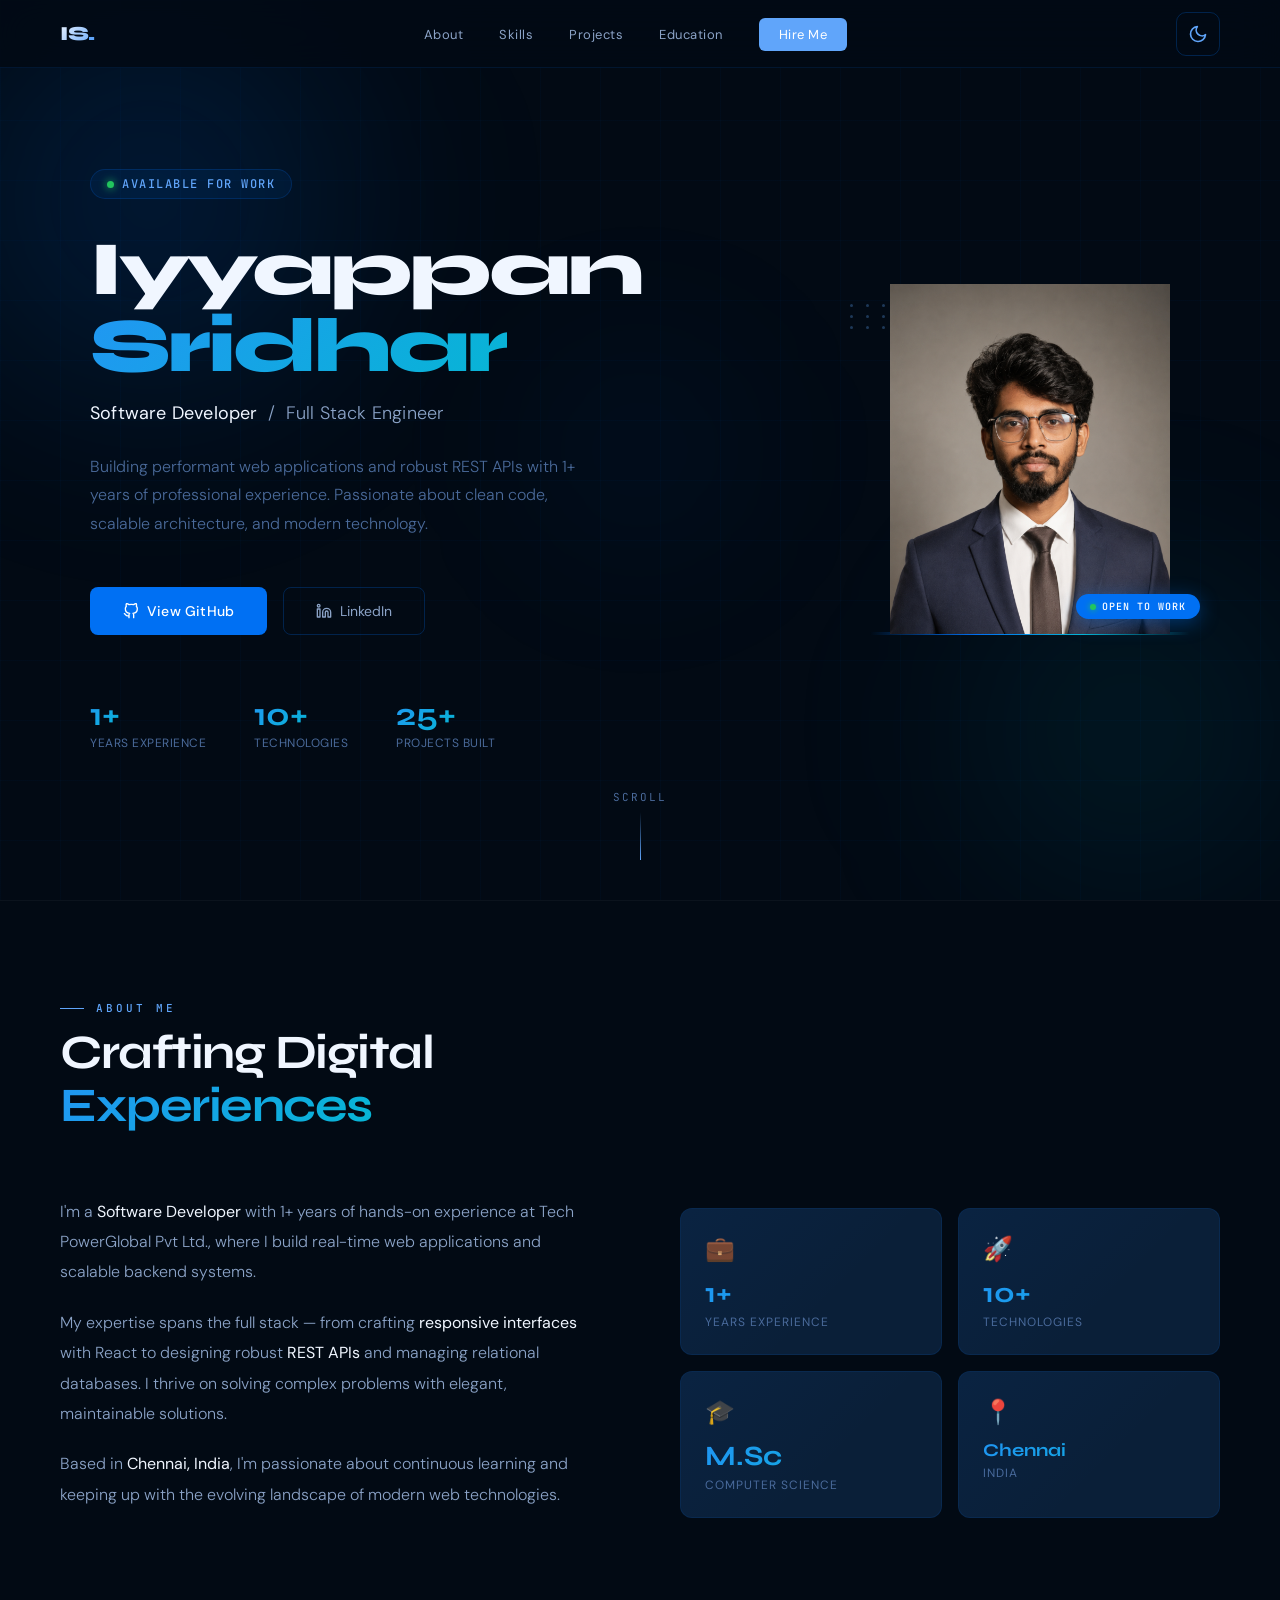
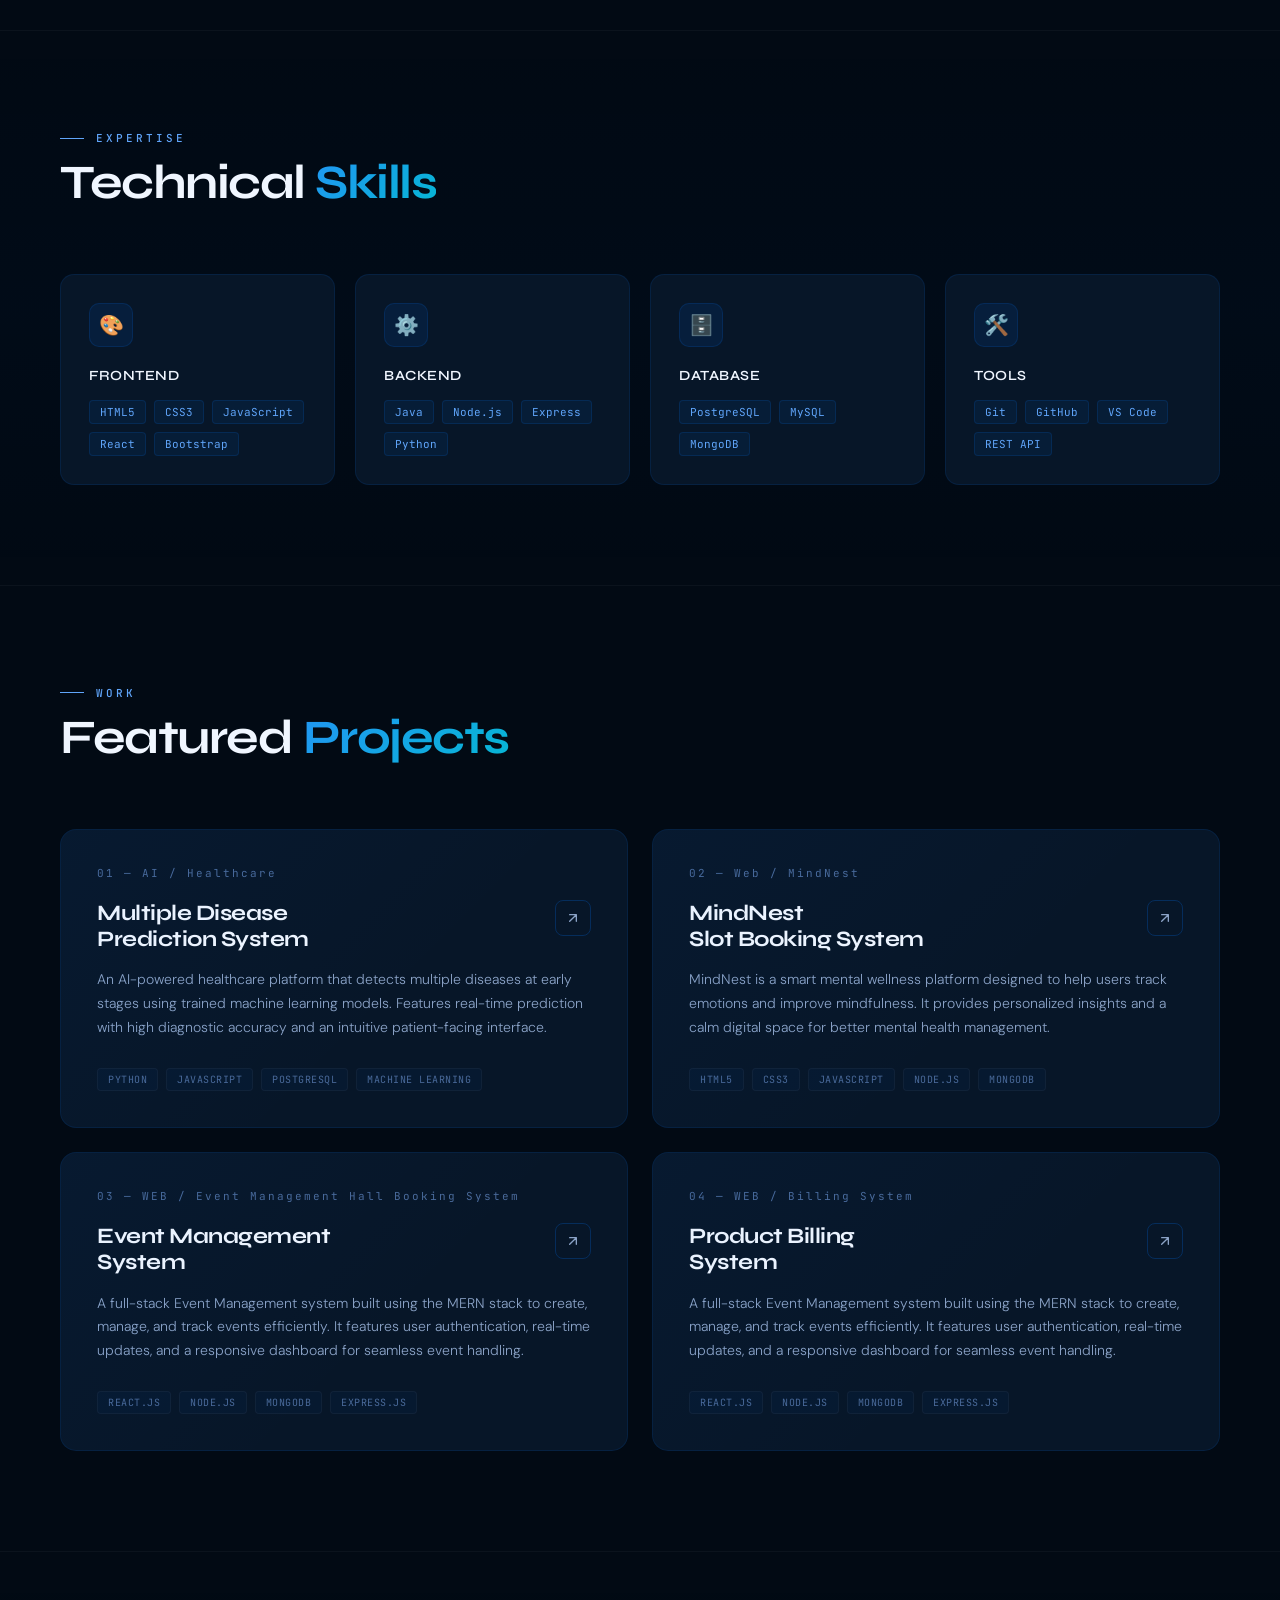
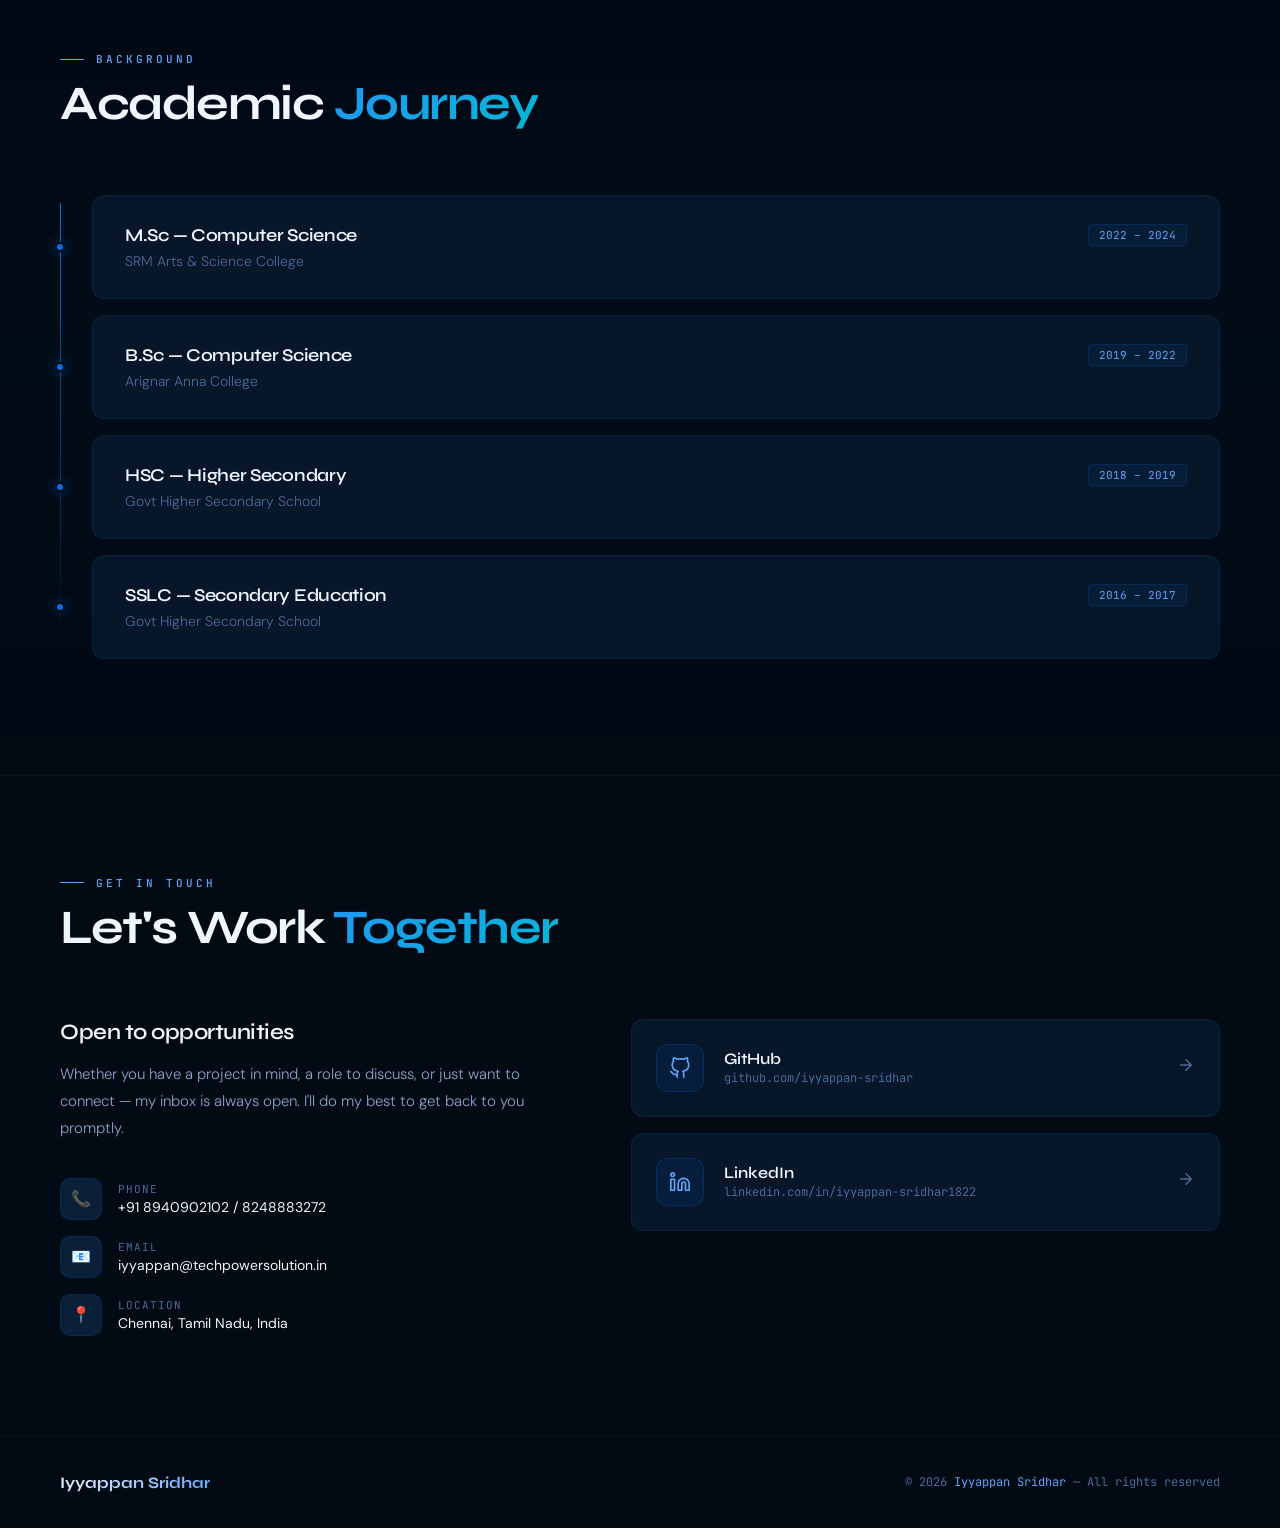
<file: index.html>
<!DOCTYPE html>
<html lang="en" data-theme="dark">
<head>
  <meta charset="UTF-8">
  <meta name="viewport" content="width=device-width, initial-scale=1.0">
  <title>Iyyappan Sridhar | Software Developer</title>
  <link href="https://fonts.googleapis.com/css2?family=Syne:wght@400;500;600;700;800&family=DM+Sans:ital,wght@0,300;0,400;0,500;1,300&family=JetBrains+Mono:wght@400;500&display=swap" rel="stylesheet">
  <style>
    /* ─── THEME VARIABLES ─── */
    :root[data-theme="dark"] {
      --bg: #020a14;
      --bg2: #040e1c;
      --bg3: #071628;
      --surface: #0a1f38;
      --surface2: #0d2545;
      --blue: #0070f3;
      --blue2: #2196f3;
      --blue3: #60a5fa;
      --blue4: #93c5fd;
      --cyan: #06b6d4;
      --glow: rgba(0,112,243,0.15);
      --glow2: rgba(6,182,212,0.08);
      --text: #f0f6ff;
      --text2: #8ba3c7;
      --text3: #4a6a9a;
      --border: rgba(0,112,243,0.12);
      --border2: rgba(0,112,243,0.25);
      --border3: rgba(255,255,255,0.04);
      --nav-bg: rgba(2,10,20,0.85);
      --card-bg: #071628;
      --hero-desc: #4a6a9a;
      --shadow-color: rgba(0,112,243,0.12);
    }

    :root[data-theme="light"] {
      --bg: #f4f8ff;
      --bg2: #eaf1fc;
      --bg3: #ffffff;
      --surface: #e4edf8;
      --surface2: #d8e7f5;
      --blue: #0070f3;
      --blue2: #1a7ef5;
      --blue3: #2563eb;
      --blue4: #1d4ed8;
      --cyan: #0891b2;
      --glow: rgba(0,112,243,0.10);
      --glow2: rgba(6,182,212,0.06);
      --text: #0d1f3c;
      --text2: #334e7c;
      --text3: #6b88b5;
      --border: rgba(0,112,243,0.14);
      --border2: rgba(0,112,243,0.30);
      --border3: rgba(0,0,0,0.06);
      --nav-bg: rgba(244,248,255,0.90);
      --card-bg: #ffffff;
      --hero-desc: #6b88b5;
      --shadow-color: rgba(0,112,243,0.08);
    }

    *, *::before, *::after { margin: 0; padding: 0; box-sizing: border-box; }
    html { scroll-behavior: smooth; }

    body {
      font-family: 'DM Sans', sans-serif;
      background: var(--bg);
      color: var(--text);
      overflow-x: hidden;
      transition: background 0.4s ease, color 0.4s ease;
    }

    body::before {
      content: '';
      position: fixed;
      inset: 0;
      background-image:
        linear-gradient(rgba(0,112,243,0.03) 1px, transparent 1px),
        linear-gradient(90deg, rgba(0,112,243,0.03) 1px, transparent 1px);
      background-size: 60px 60px;
      pointer-events: none;
      z-index: 0;
    }

    /* ─── NAV ─── */
    nav {
      position: fixed;
      top: 0; left: 0; right: 0;
      z-index: 1000;
      backdrop-filter: blur(20px);
      -webkit-backdrop-filter: blur(20px);
      background: var(--nav-bg);
      border-bottom: 1px solid var(--border);
      padding: 0 60px;
      height: 68px;
      display: flex;
      align-items: center;
      justify-content: space-between;
      transition: background 0.4s ease, border-color 0.4s ease;
    }

    .nav-logo {
      font-family: 'Syne', sans-serif;
      font-size: 20px;
      font-weight: 800;
      letter-spacing: -0.5px;
      background: linear-gradient(135deg, var(--text) 0%, var(--blue3) 100%);
      -webkit-background-clip: text;
      -webkit-text-fill-color: transparent;
      background-clip: text;
    }

    .nav-logo span { color: var(--blue3); -webkit-text-fill-color: var(--blue3); }

    .nav-right {
      display: flex;
      align-items: center;
      gap: 24px;
    }

    .nav-links {
      display: flex;
      list-style: none;
      gap: 36px;
      align-items: center;
    }

    .nav-links a {
      font-family: 'DM Sans', sans-serif;
      font-size: 13px;
      font-weight: 400;
      color: var(--text2);
      text-decoration: none;
      letter-spacing: 0.5px;
      transition: color 0.2s;
      position: relative;
    }

    .nav-links a::after {
      content: '';
      position: absolute;
      bottom: -4px; left: 0;
      width: 0; height: 1px;
      background: var(--blue3);
      transition: width 0.3s;
    }

    .nav-links a:hover { color: var(--text); }
    .nav-links a:hover::after { width: 100%; }

    .nav-cta {
      font-family: 'DM Sans', sans-serif;
      font-size: 13px;
      font-weight: 500;
      color: #fff !important;
      background: var(--blue3);
      padding: 8px 20px;
      border-radius: 6px;
      letter-spacing: 0.3px;
      transition: background 0.2s, transform 0.15s !important;
    }

    .nav-cta::after { display: none !important; }
    .nav-cta:hover { background: #3b82f6 !important; transform: translateY(-1px); }

    /* ─── THEME TOGGLE ─── */
    .theme-toggle {
      width: 44px;
      height: 44px;
      border-radius: 10px;
      border: 1px solid var(--border2);
      background: transparent;
      cursor: pointer;
      display: flex;
      align-items: center;
      justify-content: center;
      transition: all 0.25s;
      flex-shrink: 0;
    }

    .theme-toggle:hover {
      background: rgba(0,112,243,0.08);
      border-color: var(--blue3);
      transform: scale(1.05);
    }

    .theme-icon {
      width: 20px;
      height: 20px;
      transition: transform 0.4s ease, opacity 0.3s ease;
    }

    .icon-sun { display: none; }
    .icon-moon { display: block; }

    [data-theme="light"] .icon-sun { display: block; }
    [data-theme="light"] .icon-moon { display: none; }

    /* ─── HERO ─── */
    .hero {
      min-height: 100vh;
      display: flex;
      align-items: center;
      justify-content: center;
      padding: 100px 60px 80px;
      position: relative;
      overflow: hidden;
    }

    .hero-orb {
      position: absolute;
      border-radius: 50%;
      filter: blur(80px);
      pointer-events: none;
    }

    .orb1 {
      width: 600px; height: 600px;
      background: radial-gradient(circle, rgba(0,112,243,0.18) 0%, transparent 70%);
      top: -100px; left: -150px;
    }

    .orb2 {
      width: 500px; height: 500px;
      background: radial-gradient(circle, rgba(6,182,212,0.1) 0%, transparent 70%);
      bottom: -80px; right: -100px;
    }

    .orb3 {
      width: 300px; height: 300px;
      background: radial-gradient(circle, rgba(0,112,243,0.08) 0%, transparent 70%);
      top: 50%; left: 50%;
      transform: translate(-50%, -50%);
    }

    .hero-inner {
      position: relative;
      z-index: 1;
      max-width: 1100px;
      width: 100%;
      display: flex;
      align-items: center;
      justify-content: space-between;
      gap: 60px;
    }

    .hero-content { flex: 1; }

    /* ─── HALF-CIRCLE PROFILE IMAGE ─── */
    .hero-profile {
      position: relative;
      flex-shrink: 0;
      width: 320px;
      display: flex;
      flex-direction: column;
      align-items: center;
      animation: fadeInRight 0.8s 0.3s ease both;
    }

    .profile-half-circle {
      width: 280px;
      height: 350px;
      position: relative;
      overflow: hidden;
    }

    /* The half-circle shape */
    /* .profile-half-circle::before {
      content: '';
      position: absolute;
      inset: 0;
      border-radius: 50%;
      border: 2px solid var(--border2);
      pointer-events: none;
      z-index: 2;
    } */

    /* Glow ring */
    .profile-half-circle::after {
      content: '';
      position: absolute;
      inset: -2px;
      border-radius: 50%;
      /* background: linear-gradient(135deg, rgba(0,112,243,0.25) 0%, rgba(6,182,212,0.15) 50%, transparent 100%); */
      z-index: -1;
      filter: blur(12px);
    }

    .profile-img-wrap {
      width: 100%;
      height: 100%;
      border-radius: 50% ;
      position: relative;
      background: linear-gradient(175deg, var(--surface) 0%, var(--surface2) 100%);
    }

    .profile-img-wrap img {
      width: 100%;
      height: 100%;
      object-fit: cover;
      object-position: top center;
      display: block;
    }

    /* Placeholder avatar when no image */
    .profile-placeholder {
      width: 100%;
      height: 100%;
      display: flex;
      flex-direction: column;
      align-items: center;
      justify-content: center;
      gap: 12px;
      background: linear-gradient(175deg, var(--surface) 0%, var(--surface2) 80%);
    }

    .avatar-initials {
      font-family: 'Syne', sans-serif;
      font-size: 64px;
      font-weight: 800;
      background: linear-gradient(135deg, var(--blue2), var(--cyan));
      -webkit-background-clip: text;
      -webkit-text-fill-color: transparent;
      background-clip: text;
      line-height: 1;
    }

    .avatar-label {
      font-family: 'JetBrains Mono', monospace;
      font-size: 10px;
      color: var(--text3);
      letter-spacing: 2px;
      text-transform: uppercase;
    }

    /* Bottom base line */
    .profile-base {
      width: 100%;
      height: 3px;
      background: linear-gradient(90deg, transparent, var(--blue), var(--cyan), transparent);
      border-radius: 2px;
      margin-top: -2px;
    }

    /* Floating badge */
    .profile-badge {
      position: absolute;
      bottom: 16px;
      right: -10px;
      background: var(--blue);
      color: #fff;
      font-family: 'JetBrains Mono', monospace;
      font-size: 10px;
      font-weight: 500;
      padding: 6px 14px;
      border-radius: 100px;
      letter-spacing: 1px;
      text-transform: uppercase;
      box-shadow: 0 4px 20px rgba(0,112,243,0.4);
      display: flex;
      align-items: center;
      gap: 6px;
      z-index: 3;
    }

    .badge-dot {
      width: 6px;
      height: 6px;
      border-radius: 50%;
      background: #22c55e;
      box-shadow: 0 0 6px #22c55e;
      animation: blink 2s infinite;
    }

    /* Decorative dots grid */
    .profile-dots {
      position: absolute;
      top: 20px;
      left: -20px;
      display: grid;
      grid-template-columns: repeat(4, 8px);
      gap: 8px;
      z-index: 0;
    }

    .profile-dots span {
      width: 3px;
      height: 3px;
      border-radius: 50%;
      background: var(--blue3);
      opacity: 0.3;
      display: block;
    }

    @keyframes fadeInRight {
      from { opacity: 0; transform: translateX(32px); }
      to { opacity: 1; transform: translateX(0); }
    }

    .hero-tag {
      display: inline-flex;
      align-items: center;
      gap: 8px;
      background: rgba(0,112,243,0.08);
      border: 1px solid rgba(0,112,243,0.2);
      padding: 6px 16px;
      border-radius: 100px;
      font-size: 12px;
      color: var(--blue3);
      letter-spacing: 1.5px;
      text-transform: uppercase;
      font-weight: 500;
      margin-bottom: 32px;
      font-family: 'JetBrains Mono', monospace;
      animation: fadeInUp 0.6s ease both;
    }

    .status-dot {
      width: 7px; height: 7px;
      border-radius: 50%;
      background: #22c55e;
      box-shadow: 0 0 8px #22c55e;
      animation: blink 2s infinite;
    }

    @keyframes blink {
      0%, 100% { opacity: 1; box-shadow: 0 0 8px #22c55e; }
      50% { opacity: 0.5; box-shadow: 0 0 4px #22c55e; }
    }

    .hero-name {
      font-family: 'Syne', sans-serif;
      font-size: clamp(48px, 6vw, 82px);
      font-weight: 800;
      line-height: 1.0;
      letter-spacing: -3px;
      color: var(--text);
      margin-bottom: 16px;
      animation: fadeInUp 0.6s 0.1s ease both;
    }

    .hero-name .accent {
      background: linear-gradient(135deg, var(--blue2) 0%, var(--cyan) 100%);
      -webkit-background-clip: text;
      -webkit-text-fill-color: transparent;
      background-clip: text;
    }

    .hero-role {
      font-size: 18px;
      color: var(--text2);
      font-weight: 300;
      margin-bottom: 28px;
      letter-spacing: 0.2px;
      animation: fadeInUp 0.6s 0.2s ease both;
    }

    .hero-role strong { color: var(--text); font-weight: 400; }

    .hero-desc {
      font-size: 16px;
      color: var(--hero-desc);
      line-height: 1.8;
      max-width: 520px;
      margin-bottom: 48px;
      font-weight: 300;
      animation: fadeInUp 0.6s 0.3s ease both;
    }

    .hero-actions {
      display: flex;
      gap: 16px;
      flex-wrap: wrap;
      margin-bottom: 64px;
      animation: fadeInUp 0.6s 0.4s ease both;
    }

    .btn-main {
      display: inline-flex;
      align-items: center;
      gap: 8px;
      background: var(--blue);
      color: #fff;
      font-family: 'DM Sans', sans-serif;
      font-size: 14px;
      font-weight: 500;
      padding: 14px 32px;
      border-radius: 8px;
      text-decoration: none;
      transition: all 0.2s;
      letter-spacing: 0.2px;
      border: 1px solid transparent;
    }

    .btn-main:hover {
      background: #0080ff;
      transform: translateY(-2px);
      box-shadow: 0 12px 40px rgba(0,112,243,0.35);
    }

    .btn-ghost {
      display: inline-flex;
      align-items: center;
      gap: 8px;
      background: transparent;
      color: var(--text2);
      font-family: 'DM Sans', sans-serif;
      font-size: 14px;
      font-weight: 400;
      padding: 14px 32px;
      border-radius: 8px;
      text-decoration: none;
      transition: all 0.2s;
      border: 1px solid var(--border2);
    }

    .btn-ghost:hover {
      color: var(--text);
      border-color: var(--blue3);
      background: rgba(0,112,243,0.06);
      transform: translateY(-2px);
    }

    .hero-stats {
      display: flex;
      gap: 48px;
      flex-wrap: wrap;
      animation: fadeInUp 0.6s 0.5s ease both;
    }

    .stat-num {
      font-family: 'Syne', sans-serif;
      font-size: 32px;
      font-weight: 700;
      color: var(--text);
      line-height: 1;
      margin-bottom: 4px;
    }

    .stat-num span {
      background: linear-gradient(135deg, var(--blue2), var(--cyan));
      -webkit-background-clip: text;
      -webkit-text-fill-color: transparent;
      background-clip: text;
    }

    .stat-label {
      font-size: 12px;
      color: var(--text3);
      font-weight: 400;
      letter-spacing: 0.5px;
      text-transform: uppercase;
    }

    .hero-scroll {
      position: absolute;
      bottom: 40px;
      left: 50%;
      transform: translateX(-50%);
      display: flex;
      flex-direction: column;
      align-items: center;
      gap: 8px;
      color: var(--text3);
      font-size: 11px;
      letter-spacing: 2px;
      text-transform: uppercase;
      font-family: 'JetBrains Mono', monospace;
      animation: fadeIn 1s 0.8s ease both;
    }

    .scroll-line {
      width: 1px;
      height: 48px;
      background: linear-gradient(180deg, transparent, var(--blue3));
      animation: scrollLine 2s infinite;
    }

    @keyframes scrollLine {
      0% { transform: scaleY(0); transform-origin: top; }
      50% { transform: scaleY(1); transform-origin: top; }
      50.01% { transform-origin: bottom; }
      100% { transform: scaleY(0); transform-origin: bottom; }
    }

    /* ─── SECTIONS ─── */
    section {
      position: relative;
      z-index: 1;
      padding: 100px 60px;
    }

    .section-header { margin-bottom: 64px; }

    .section-eyebrow {
      font-family: 'JetBrains Mono', monospace;
      font-size: 11px;
      font-weight: 500;
      color: var(--blue3);
      letter-spacing: 3px;
      text-transform: uppercase;
      margin-bottom: 12px;
      display: flex;
      align-items: center;
      gap: 12px;
    }

    .section-eyebrow::before {
      content: '';
      width: 24px;
      height: 1px;
      background: var(--blue3);
    }

    .section-title {
      font-family: 'Syne', sans-serif;
      font-size: clamp(32px, 4vw, 48px);
      font-weight: 700;
      color: var(--text);
      letter-spacing: -1.5px;
      line-height: 1.1;
    }

    .section-title em {
      background: linear-gradient(135deg, var(--blue2), var(--cyan));
      -webkit-background-clip: text;
      -webkit-text-fill-color: transparent;
      background-clip: text;
      font-style: normal;
    }

    /* ─── ABOUT ─── */
    #about { border-top: 1px solid var(--border3); }

    .about-grid {
      display: grid;
      grid-template-columns: 1fr 1fr;
      gap: 80px;
      align-items: center;
    }

    .about-text-block p {
      font-size: 16px;
      color: var(--text2);
      line-height: 1.9;
      font-weight: 300;
      margin-bottom: 20px;
    }

    .about-text-block p strong { color: var(--text); font-weight: 400; }

    .about-card-grid {
      display: grid;
      grid-template-columns: 1fr 1fr;
      gap: 16px;
    }

    .about-card {
      background: var(--surface);
      border: 1px solid var(--border);
      border-radius: 12px;
      padding: 24px;
      position: relative;
      overflow: hidden;
      transition: border-color 0.3s, transform 0.3s;
    }

    .about-card:hover { border-color: var(--border2); transform: translateY(-4px); }

    .about-card::before {
      content: '';
      position: absolute;
      inset: 0;
      background: linear-gradient(135deg, rgba(0,112,243,0.05) 0%, transparent 60%);
      pointer-events: none;
    }

    .card-icon { font-size: 24px; margin-bottom: 12px; display: block; }

    .card-num {
      font-family: 'Syne', sans-serif;
      font-size: 28px;
      font-weight: 700;
      background: linear-gradient(135deg, var(--blue2), var(--cyan));
      -webkit-background-clip: text;
      -webkit-text-fill-color: transparent;
      background-clip: text;
      margin-bottom: 4px;
    }

    .card-label {
      font-size: 12px;
      color: var(--text3);
      text-transform: uppercase;
      letter-spacing: 1px;
      font-weight: 400;
    }

    /* ─── SKILLS ─── */
    #skills {
      background: linear-gradient(180deg, transparent 0%, rgba(0,112,243,0.02) 50%, transparent 100%);
      border-top: 1px solid var(--border3);
    }

    .skills-grid {
      display: grid;
      grid-template-columns: repeat(4, 1fr);
      gap: 20px;
    }

    .skill-group {
      background: var(--card-bg);
      border: 1px solid var(--border);
      border-radius: 14px;
      padding: 28px;
      position: relative;
      overflow: hidden;
      transition: all 0.3s;
    }

    .skill-group:hover {
      border-color: var(--border2);
      transform: translateY(-4px);
      box-shadow: 0 20px 60px var(--shadow-color);
    }

    .skill-group::after {
      content: '';
      position: absolute;
      top: 0; left: 0; right: 0;
      height: 2px;
      background: linear-gradient(90deg, var(--blue), var(--cyan));
      opacity: 0;
      transition: opacity 0.3s;
    }

    .skill-group:hover::after { opacity: 1; }

    .skill-group-icon {
      width: 44px;
      height: 44px;
      background: rgba(0,112,243,0.1);
      border: 1px solid rgba(0,112,243,0.15);
      border-radius: 10px;
      display: flex;
      align-items: center;
      justify-content: center;
      margin-bottom: 20px;
      font-size: 20px;
    }

    .skill-group-title {
      font-family: 'Syne', sans-serif;
      font-size: 14px;
      font-weight: 600;
      color: var(--text);
      letter-spacing: 0.5px;
      margin-bottom: 16px;
      text-transform: uppercase;
    }

    .skill-tags { display: flex; flex-wrap: wrap; gap: 8px; }

    .skill-tag {
      font-family: 'JetBrains Mono', monospace;
      font-size: 11px;
      color: var(--blue3);
      background: rgba(0,112,243,0.08);
      border: 1px solid rgba(0,112,243,0.15);
      padding: 4px 10px;
      border-radius: 4px;
      transition: all 0.2s;
    }

    .skill-tag:hover {
      background: rgba(0,112,243,0.18);
      border-color: rgba(0,112,243,0.35);
      color: var(--text);
    }

    /* ─── PROJECTS ─── */
    #projects { border-top: 1px solid var(--border3); }

    .projects-list {
      display: grid;
      grid-template-columns: 1fr 1fr;
      gap: 24px;
    }

    .proj-card {
      background: var(--card-bg);
      border: 1px solid var(--border);
      border-radius: 16px;
      padding: 36px;
      position: relative;
      overflow: hidden;
      transition: all 0.35s;
      text-decoration: none;
      display: block;
    }

    .proj-card:hover {
      border-color: rgba(0,112,243,0.4);
      transform: translateY(-6px);
      box-shadow: 0 30px 80px var(--shadow-color);
    }

    .proj-card::before {
      content: '';
      position: absolute;
      inset: 0;
      background: linear-gradient(135deg, rgba(0,112,243,0.04) 0%, transparent 60%);
      pointer-events: none;
    }

    .proj-number {
      font-family: 'JetBrains Mono', monospace;
      font-size: 11px;
      color: var(--text3);
      letter-spacing: 2px;
      margin-bottom: 20px;
    }

    .proj-header {
      display: flex;
      justify-content: space-between;
      align-items: flex-start;
      margin-bottom: 16px;
    }

    .proj-title {
      font-family: 'Syne', sans-serif;
      font-size: 22px;
      font-weight: 700;
      color: var(--text);
      letter-spacing: -0.5px;
      line-height: 1.2;
    }

    .proj-arrow {
      width: 36px;
      height: 36px;
      border: 1px solid var(--border2);
      border-radius: 8px;
      display: flex;
      align-items: center;
      justify-content: center;
      flex-shrink: 0;
      transition: all 0.25s;
      color: var(--text2);
    }

    .proj-card:hover .proj-arrow {
      background: var(--blue);
      border-color: var(--blue);
      color: #fff;
      transform: rotate(-45deg);
    }

    .proj-desc {
      font-size: 14px;
      color: var(--text2);
      line-height: 1.7;
      font-weight: 300;
      margin-bottom: 28px;
    }

    .proj-tech-row { display: flex; flex-wrap: wrap; gap: 8px; }

    .proj-tech {
      font-family: 'JetBrains Mono', monospace;
      font-size: 10px;
      color: var(--text3);
      background: rgba(0,112,243,0.04);
      border: 1px solid var(--border3);
      padding: 4px 10px;
      border-radius: 4px;
      letter-spacing: 0.5px;
      text-transform: uppercase;
    }

    /* ─── EDUCATION ─── */
    #education {
      background: linear-gradient(180deg, transparent 0%, rgba(6,182,212,0.02) 50%, transparent 100%);
      border-top: 1px solid var(--border3);
    }

    .edu-timeline {
      position: relative;
      padding-left: 32px;
    }

    .edu-timeline::before {
      content: '';
      position: absolute;
      left: 0;
      top: 8px;
      bottom: 8px;
      width: 1px;
      background: linear-gradient(180deg, var(--blue), transparent);
    }

    .edu-item {
      position: relative;
      padding: 28px 32px;
      background: var(--card-bg);
      border: 1px solid var(--border);
      border-radius: 12px;
      margin-bottom: 16px;
      transition: all 0.3s;
    }

    .edu-item:hover { border-color: var(--border2); transform: translateX(8px); }

    .edu-item::before {
      content: '';
      position: absolute;
      left: -38px;
      top: 50%;
      transform: translateY(-50%);
      width: 10px;
      height: 10px;
      border-radius: 50%;
      background: var(--blue);
      border: 2px solid var(--bg);
      box-shadow: 0 0 12px rgba(0,112,243,0.5);
    }

    .edu-meta {
      display: flex;
      justify-content: space-between;
      align-items: flex-start;
      margin-bottom: 6px;
    }

    .edu-degree {
      font-family: 'Syne', sans-serif;
      font-size: 18px;
      font-weight: 600;
      color: var(--text);
      letter-spacing: -0.3px;
    }

    .edu-year {
      font-family: 'JetBrains Mono', monospace;
      font-size: 11px;
      color: var(--blue3);
      background: rgba(0,112,243,0.08);
      border: 1px solid rgba(0,112,243,0.15);
      padding: 3px 10px;
      border-radius: 4px;
      flex-shrink: 0;
    }

    .edu-school { font-size: 14px; color: var(--text3); font-weight: 300; }

    /* ─── CONTACT ─── */
    #contact { border-top: 1px solid var(--border3); }

    .contact-wrapper {
      display: grid;
      grid-template-columns: 1fr 1.2fr;
      gap: 80px;
      align-items: start;
    }

    .contact-left h3 {
      font-family: 'Syne', sans-serif;
      font-size: 22px;
      font-weight: 600;
      color: var(--text);
      margin-bottom: 16px;
      letter-spacing: -0.5px;
    }

    .contact-left p {
      font-size: 15px;
      color: var(--text2);
      font-weight: 300;
      line-height: 1.8;
      margin-bottom: 36px;
    }

    .contact-info-list { display: flex; flex-direction: column; gap: 16px; }

    .contact-info-item { display: flex; align-items: center; gap: 16px; }

    .contact-icon {
      width: 42px;
      height: 42px;
      background: var(--surface);
      border: 1px solid var(--border);
      border-radius: 10px;
      display: flex;
      align-items: center;
      justify-content: center;
      font-size: 16px;
      flex-shrink: 0;
    }

    .contact-detail-label {
      font-size: 11px;
      color: var(--text3);
      text-transform: uppercase;
      letter-spacing: 1px;
      font-family: 'JetBrains Mono', monospace;
      margin-bottom: 2px;
    }

    .contact-detail-value { font-size: 14px; color: var(--text); font-weight: 400; }

    .contact-right { display: flex; flex-direction: column; gap: 16px; }

    .social-card {
      display: flex;
      align-items: center;
      gap: 20px;
      background: var(--card-bg);
      border: 1px solid var(--border);
      border-radius: 12px;
      padding: 24px;
      text-decoration: none;
      transition: all 0.3s;
    }

    .social-card:hover {
      border-color: var(--border2);
      background: rgba(0,112,243,0.04);
      transform: translateX(8px);
    }

    .social-card-icon {
      width: 48px;
      height: 48px;
      border-radius: 12px;
      background: rgba(0,112,243,0.1);
      border: 1px solid rgba(0,112,243,0.2);
      display: flex;
      align-items: center;
      justify-content: center;
      flex-shrink: 0;
    }

    .social-card-icon svg {
      width: 22px;
      height: 22px;
      stroke: var(--blue3);
      fill: none;
      stroke-width: 1.8;
      stroke-linecap: round;
      stroke-linejoin: round;
    }

    .social-card-info { flex: 1; }

    .social-card-name {
      font-family: 'Syne', sans-serif;
      font-size: 16px;
      font-weight: 600;
      color: var(--text);
      margin-bottom: 2px;
    }

    .social-card-handle { font-family: 'JetBrains Mono', monospace; font-size: 12px; color: var(--text3); }

    .social-card-arrow { color: var(--text3); transition: all 0.25s; }
    .social-card:hover .social-card-arrow { color: var(--blue3); transform: translateX(4px); }

    /* ─── FOOTER ─── */
    footer {
      border-top: 1px solid var(--border3);
      padding: 36px 60px;
      display: flex;
      justify-content: space-between;
      align-items: center;
      position: relative;
      z-index: 1;
    }

    .footer-logo {
      font-family: 'Syne', sans-serif;
      font-size: 16px;
      font-weight: 700;
      background: linear-gradient(135deg, var(--text), var(--blue3));
      -webkit-background-clip: text;
      -webkit-text-fill-color: transparent;
      background-clip: text;
    }

    .footer-copy { font-size: 12px; color: var(--text3); font-family: 'JetBrains Mono', monospace; }
    .footer-copy span { color: var(--blue3); }

    /* ─── ANIMATIONS ─── */
    @keyframes fadeInUp {
      from { opacity: 0; transform: translateY(24px); }
      to { opacity: 1; transform: translateY(0); }
    }

    @keyframes fadeIn {
      from { opacity: 0; }
      to { opacity: 1; }
    }

    /* ─── SCROLLBAR ─── */
    ::-webkit-scrollbar { width: 4px; }
    ::-webkit-scrollbar-track { background: var(--bg); }
    ::-webkit-scrollbar-thumb { background: var(--blue); border-radius: 2px; }

    /* ─── RESPONSIVE ─── */
    @media (max-width: 1100px) {
      .hero-profile { width: 260px; }
      .profile-half-circle { width: 240px; height: 300px; }
    }

    @media (max-width: 900px) {
      nav { padding: 0 24px; }
      .nav-links { gap: 20px; }
      section { padding: 72px 24px; }
      .hero { padding: 90px 24px 60px; }
      .hero-inner { flex-direction: column-reverse; align-items: center; gap: 40px; }
      .hero-profile { width: 220px; }
      .profile-half-circle { width: 200px; height: 250px; }
      .about-grid { grid-template-columns: 1fr; gap: 40px; }
      .skills-grid { grid-template-columns: 1fr 1fr; }
      .projects-list { grid-template-columns: 1fr; }
      .contact-wrapper { grid-template-columns: 1fr; gap: 48px; }
      footer { flex-direction: column; gap: 12px; text-align: center; padding: 28px 24px; }
    }

    @media (max-width: 600px) {
      .nav-links { display: none; }
      .skills-grid { grid-template-columns: 1fr; }
      .about-card-grid { grid-template-columns: 1fr 1fr; }
      .hero-stats { gap: 28px; }
    }
  </style>
</head>
<body>

<!-- ─── NAV ─── -->
<nav>
  <div class="nav-logo">IS<span>.</span></div>
  <ul class="nav-links">
    <li><a href="#about">About</a></li>
    <li><a href="#skills">Skills</a></li>
    <li><a href="#projects">Projects</a></li>
    <li><a href="#education">Education</a></li>
    <li><a href="#contact" class="nav-cta">Hire Me</a></li>
  </ul>
  <div class="nav-right">
    <button class="theme-toggle" id="themeToggle" aria-label="Toggle theme">
      <!-- Sun icon (shown in light mode) -->
      <svg class="theme-icon icon-sun" viewBox="0 0 24 24" fill="none" stroke="var(--blue3)" stroke-width="2" stroke-linecap="round" stroke-linejoin="round">
        <circle cx="12" cy="12" r="5"/>
        <line x1="12" y1="1" x2="12" y2="3"/>
        <line x1="12" y1="21" x2="12" y2="23"/>
        <line x1="4.22" y1="4.22" x2="5.64" y2="5.64"/>
        <line x1="18.36" y1="18.36" x2="19.78" y2="19.78"/>
        <line x1="1" y1="12" x2="3" y2="12"/>
        <line x1="21" y1="12" x2="23" y2="12"/>
        <line x1="4.22" y1="19.78" x2="5.64" y2="18.36"/>
        <line x1="18.36" y1="5.64" x2="19.78" y2="4.22"/>
      </svg>
      <!-- Moon icon (shown in dark mode) -->
      <svg class="theme-icon icon-moon" viewBox="0 0 24 24" fill="none" stroke="var(--blue3)" stroke-width="2" stroke-linecap="round" stroke-linejoin="round">
        <path d="M21 12.79A9 9 0 1 1 11.21 3 7 7 0 0 0 21 12.79z"/>
      </svg>
    </button>
  </div>
</nav>

<!-- ─── HERO ─── -->
<div class="hero">
  <div class="hero-orb orb1"></div>
  <div class="hero-orb orb2"></div>
  <div class="hero-orb orb3"></div>

  <div class="hero-inner">
    <!-- LEFT: Text content -->
    <div class="hero-content">
      <div class="hero-tag">
        <span class="status-dot"></span>
        Available for work
      </div>

      <h1 class="hero-name">
        Iyyappan<br>
        <span class="accent">Sridhar</span>
      </h1>

      <p class="hero-role">
        <strong>Software Developer</strong> &nbsp;/&nbsp; Full Stack Engineer
      </p>

      <p class="hero-desc">
        Building performant web applications and robust REST APIs with 1+ years of professional experience. Passionate about clean code, scalable architecture, and modern technology.
      </p>

      <div class="hero-actions">
        <a href="https://github.com/iyyappan-sridhar" target="_blank" class="btn-main">
          <svg width="16" height="16" viewBox="0 0 24 24" fill="none" stroke="currentColor" stroke-width="2" stroke-linecap="round" stroke-linejoin="round"><path d="M9 19c-5 1.5-5-2.5-7-3m14 6v-3.87a3.37 3.37 0 0 0-.94-2.61c3.14-.35 6.44-1.54 6.44-7A5.44 5.44 0 0 0 20 4.77 5.07 5.07 0 0 0 19.91 1S18.73.65 16 2.48a13.38 13.38 0 0 0-7 0C6.27.65 5.09 1 5.09 1A5.07 5.07 0 0 0 5 4.77a5.44 5.44 0 0 0-1.5 3.78c0 5.42 3.3 6.61 6.44 7A3.37 3.37 0 0 0 9 18.13V22"/></svg>
          View GitHub
        </a>
        <a href="https://linkedin.com/in/iyyappan-sridhar1822" target="_blank" class="btn-ghost">
          <svg width="16" height="16" viewBox="0 0 24 24" fill="none" stroke="currentColor" stroke-width="2" stroke-linecap="round" stroke-linejoin="round"><path d="M16 8a6 6 0 0 1 6 6v7h-4v-7a2 2 0 0 0-2-2 2 2 0 0 0-2 2v7h-4v-7a6 6 0 0 1 6-6z"/><rect x="2" y="9" width="4" height="12"/><circle cx="4" cy="4" r="2"/></svg>
          LinkedIn
        </a>
      </div>

      <div class="hero-stats">
        <div class="stat-item">
          <div class="stat-num"><span>1+</span></div>
          <div class="stat-label">Years Experience</div>
        </div>
        <div class="stat-item">
          <div class="stat-num"><span>10+</span></div>
          <div class="stat-label">Technologies</div>
        </div>
        <div class="stat-item">
          <div class="stat-num"><span>25+</span></div>
          <div class="stat-label">Projects Built</div>
        </div>
      </div>
    </div>

    <!-- RIGHT: Half-circle profile image -->
    <div class="hero-profile">
      <!-- Decorative dot grid -->
      <div class="profile-dots">
        <span></span><span></span><span></span><span></span>
        <span></span><span></span><span></span><span></span>
        <span></span><span></span><span></span><span></span>
      </div>

      <div class="profile-half-circle">
        <div class="profile-img-wrap">
          
            <!-- TO ADD YOUR PHOTO: Replace the placeholder below with: -->
            <img src="Iyyappan.png" />
         
          <div class="profile-placeholder">
            <div class="avatar-initials">IS</div>
            <div class="avatar-label">Add Photo</div>
          </div>
        </div>
      </div>

      <!-- Gradient base line -->
      <div class="profile-base"></div>

      <!-- Status badge -->
      <div class="profile-badge">
        <span class="badge-dot"></span>
        Open to work
      </div>
    </div>
  </div>

  <div class="hero-scroll">
    <span>Scroll</span>
    <div class="scroll-line"></div>
  </div>
</div>

<!-- ─── ABOUT ─── -->
<section id="about">
  <div class="section-header">
    <div class="section-eyebrow">About Me</div>
    <h2 class="section-title">Crafting Digital<br><em>Experiences</em></h2>
  </div>
  <div class="about-grid">
    <div class="about-text-block">
      <p>I'm a <strong>Software Developer</strong> with 1+ years of hands-on experience at Tech PowerGlobal Pvt Ltd., where I build real-time web applications and scalable backend systems.</p>
      <p>My expertise spans the full stack — from crafting <strong>responsive interfaces</strong> with React to designing robust <strong>REST APIs</strong> and managing relational databases. I thrive on solving complex problems with elegant, maintainable solutions.</p>
      <p>Based in <strong>Chennai, India</strong>, I'm passionate about continuous learning and keeping up with the evolving landscape of modern web technologies.</p>
    </div>
    <div class="about-card-grid">
      <div class="about-card">
        <span class="card-icon">💼</span>
        <div class="card-num">1+</div>
        <div class="card-label">Years Experience</div>
      </div>
      <div class="about-card">
        <span class="card-icon">🚀</span>
        <div class="card-num">10+</div>
        <div class="card-label">Technologies</div>
      </div>
      <div class="about-card">
        <span class="card-icon">🎓</span>
        <div class="card-num">M.Sc</div>
        <div class="card-label">Computer Science</div>
      </div>
      <div class="about-card">
        <span class="card-icon">📍</span>
        <div class="card-num" style="font-size:18px;">Chennai</div>
        <div class="card-label">India</div>
      </div>
    </div>
  </div>
</section>

<!-- ─── SKILLS ─── -->
<section id="skills">
  <div class="section-header">
    <div class="section-eyebrow">Expertise</div>
    <h2 class="section-title">Technical <em>Skills</em></h2>
  </div>
  <div class="skills-grid">
    <div class="skill-group">
      <div class="skill-group-icon">🎨</div>
      <div class="skill-group-title">Frontend</div>
      <div class="skill-tags">
        <span class="skill-tag">HTML5</span>
        <span class="skill-tag">CSS3</span>
        <span class="skill-tag">JavaScript</span>
        <span class="skill-tag">React</span>
        <span class="skill-tag">Bootstrap</span>
      </div>
    </div>
    <div class="skill-group">
      <div class="skill-group-icon">⚙️</div>
      <div class="skill-group-title">Backend</div>
      <div class="skill-tags">
        <span class="skill-tag">Java</span>
        <span class="skill-tag">Node.js</span>
        <span class="skill-tag">Express</span>
        <span class="skill-tag">Python</span>
        <!-- <span class="skill-tag">Django</span> -->
      </div>
    </div>
    <div class="skill-group">
      <div class="skill-group-icon">🗄️</div>
      <div class="skill-group-title">Database</div>
      <div class="skill-tags">
        <span class="skill-tag">PostgreSQL</span>
        <span class="skill-tag">MySQL</span>
        <span class="skill-tag">MongoDB</span>
      </div>
    </div>
    <div class="skill-group">
      <div class="skill-group-icon">🛠️</div>
      <div class="skill-group-title">Tools</div>
      <div class="skill-tags">
        <span class="skill-tag">Git</span>
        <span class="skill-tag">GitHub</span>
        <span class="skill-tag">VS Code</span>
        <span class="skill-tag">REST API</span>
      </div>
    </div>
  </div>
</section>

<!-- ─── PROJECTS ─── -->
<section id="projects">
  <div class="section-header">
    <div class="section-eyebrow">Work</div>
    <h2 class="section-title">Featured <em>Projects</em></h2>
  </div>
  <div class="projects-list">
    <a class="proj-card" href="https://github.com/iyyappan-sridhar/multiple-disease-prediction" target="_blank">
      <div class="proj-number">01 &mdash; AI / Healthcare</div>
      <div class="proj-header">
        <h3 class="proj-title">Multiple Disease<br>Prediction System</h3>
        <div class="proj-arrow">
          <svg width="16" height="16" viewBox="0 0 24 24" fill="none" stroke="currentColor" stroke-width="2" stroke-linecap="round" stroke-linejoin="round"><path d="M7 17L17 7M7 7h10v10"/></svg>
        </div>
      </div>
      <p class="proj-desc">An AI-powered healthcare platform that detects multiple diseases at early stages using trained machine learning models. Features real-time prediction with high diagnostic accuracy and an intuitive patient-facing interface.</p>
      <div class="proj-tech-row">
        <span class="proj-tech">Python</span>
        <!-- <span class="proj-tech">Django</span> -->
        <span class="proj-tech">JavaScript</span>
        <span class="proj-tech">PostgreSQL</span>
        <span class="proj-tech">Machine Learning</span>
      </div>
    </a>
    <a class="proj-card" href="https://mindnest-com.onrender.com" target="_blank">
      <div class="proj-number">02 &mdash; Web / MindNest</div>
      <div class="proj-header">
        <h3 class="proj-title">MindNest<br>Slot Booking System</h3>
        <div class="proj-arrow">
          <svg width="16" height="16" viewBox="0 0 24 24" fill="none" stroke="currentColor" stroke-width="2" stroke-linecap="round" stroke-linejoin="round"><path d="M7 17L17 7M7 7h10v10"/></svg>
        </div>
      </div>
      <p class="proj-desc">MindNest is a smart mental wellness platform designed to help users track emotions and improve mindfulness.
            It provides personalized insights and a calm digital space for better mental health management.</p>
      <div class="proj-tech-row">
        <span class="proj-tech">HTML5</span>
        <span class="proj-tech">CSS3</span>
        <span class="proj-tech">JavaScript</span>
        <span class="proj-tech">Node.Js</span>
        <span class="proj-tech">mongoDb</span>
      </div>
    </a>
        <a class="proj-card" href="https://github.com/iyyappan-sridhar/my-portfolio" target="_blank">
      <div class="proj-number">03 &mdash; WEB / Event Management Hall Booking System </div>
      <div class="proj-header">
        <h3 class="proj-title">Event Management <br>System </h3>
        <div class="proj-arrow">
          <svg width="16" height="16" viewBox="0 0 24 24" fill="none" stroke="currentColor" stroke-width="2" stroke-linecap="round" stroke-linejoin="round"><path d="M7 17L17 7M7 7h10v10"/></svg>
        </div>
      </div>
      <p class="proj-desc">A full-stack Event Management system built using the MERN stack to create, manage, and track events efficiently.
      It features user authentication, real-time updates, and a responsive dashboard for seamless event handling.</p>
      <div class="proj-tech-row">
        <span class="proj-tech">React.Js</span>
        <span class="proj-tech">Node.js</span>
        <span class="proj-tech">MongoDB</span>
        <span class="proj-tech">Express.Js</span>
      </div>
    </a>
    <a class="proj-card" href="https://github.com/iyyappan-sridhar/my-portfolio" target="_blank">
      <div class="proj-number">04 &mdash; WEB / Billing System </div>
      <div class="proj-header">
        <h3 class="proj-title"> Product Billing <br>System </h3>
        <div class="proj-arrow">
          <svg width="16" height="16" viewBox="0 0 24 24" fill="none" stroke="currentColor" stroke-width="2" stroke-linecap="round" stroke-linejoin="round"><path d="M7 17L17 7M7 7h10v10"/></svg>
        </div>
      </div>
      <p class="proj-desc">A full-stack Event Management system built using the MERN stack to create, manage, and track events efficiently.
      It features user authentication, real-time updates, and a responsive dashboard for seamless event handling.</p>
      <div class="proj-tech-row">
        <span class="proj-tech">React.Js</span>
        <span class="proj-tech">Node.js</span>
        <span class="proj-tech">MongoDB</span>
        <span class="proj-tech">Express.Js</span>
      </div>
    </a>

  </div>
</section>

<!-- ─── EDUCATION ─── -->
<section id="education">
  <div class="section-header">
    <div class="section-eyebrow">Background</div>
    <h2 class="section-title">Academic <em>Journey</em></h2>
  </div>
  <div class="edu-timeline">
    <div class="edu-item">
      <div class="edu-meta">
        <div class="edu-degree">M.Sc — Computer Science</div>
        <div class="edu-year">2022 – 2024</div>
      </div>
      <div class="edu-school">SRM Arts &amp; Science College</div>
    </div>
    <div class="edu-item">
      <div class="edu-meta">
        <div class="edu-degree">B.Sc — Computer Science</div>
        <div class="edu-year">2019 – 2022</div>
      </div>
      <div class="edu-school">Arignar Anna College</div>
    </div>
    <div class="edu-item">
      <div class="edu-meta">
        <div class="edu-degree">HSC — Higher Secondary</div>
        <div class="edu-year">2018 – 2019</div>
      </div>
      <div class="edu-school">Govt Higher Secondary School</div>
    </div>
    <div class="edu-item">
      <div class="edu-meta">
        <div class="edu-degree">SSLC — Secondary Education</div>
        <div class="edu-year">2016 – 2017</div>
      </div>
      <div class="edu-school">Govt Higher Secondary School</div>
    </div>
  </div>
</section>

<!-- ─── CONTACT ─── -->
<section id="contact">
  <div class="section-header">
    <div class="section-eyebrow">Get In Touch</div>
    <h2 class="section-title">Let's Work <em>Together</em></h2>
  </div>
  <div class="contact-wrapper">
    <div class="contact-left">
      <h3>Open to opportunities</h3>
      <p>Whether you have a project in mind, a role to discuss, or just want to connect — my inbox is always open. I'll do my best to get back to you promptly.</p>
      <div class="contact-info-list">
        <div class="contact-info-item">
          <div class="contact-icon">📞</div>
          <div>
            <div class="contact-detail-label">Phone</div>
            <div class="contact-detail-value">+91 8940902102 / 8248883272</div>
          </div>
        </div>
        <div class="contact-info-item">
          <div class="contact-icon">📧</div>
          <div>
            <div class="contact-detail-label">Email</div>
            <div class="contact-detail-value">iyyappan@techpowersolution.in</div>
          </div>
        </div>
        <div class="contact-info-item">
          <div class="contact-icon">📍</div>
          <div>
            <div class="contact-detail-label">Location</div>
            <div class="contact-detail-value">Chennai, Tamil Nadu, India</div>
          </div>
        </div>
      </div>
    </div>
    <div class="contact-right">
      <a class="social-card" href="https://github.com/iyyappan-sridhar" target="_blank">
        <div class="social-card-icon">
          <svg viewBox="0 0 24 24"><path d="M9 19c-5 1.5-5-2.5-7-3m14 6v-3.87a3.37 3.37 0 0 0-.94-2.61c3.14-.35 6.44-1.54 6.44-7A5.44 5.44 0 0 0 20 4.77 5.07 5.07 0 0 0 19.91 1S18.73.65 16 2.48a13.38 13.38 0 0 0-7 0C6.27.65 5.09 1 5.09 1A5.07 5.07 0 0 0 5 4.77a5.44 5.44 0 0 0-1.5 3.78c0 5.42 3.3 6.61 6.44 7A3.37 3.37 0 0 0 9 18.13V22"/></svg>
        </div>
        <div class="social-card-info">
          <div class="social-card-name">GitHub</div>
          <div class="social-card-handle">github.com/iyyappan-sridhar</div>
        </div>
        <div class="social-card-arrow">
          <svg width="18" height="18" viewBox="0 0 24 24" fill="none" stroke="currentColor" stroke-width="2" stroke-linecap="round" stroke-linejoin="round"><path d="M5 12h14M12 5l7 7-7 7"/></svg>
        </div>
      </a>
      <a class="social-card" href="https://linkedin.com/in/iyyappan-sridhar1822" target="_blank">
        <div class="social-card-icon">
          <svg viewBox="0 0 24 24"><path d="M16 8a6 6 0 0 1 6 6v7h-4v-7a2 2 0 0 0-2-2 2 2 0 0 0-2 2v7h-4v-7a6 6 0 0 1 6-6z"/><rect x="2" y="9" width="4" height="12"/><circle cx="4" cy="4" r="2"/></svg>
        </div>
        <div class="social-card-info">
          <div class="social-card-name">LinkedIn</div>
          <div class="social-card-handle">linkedin.com/in/iyyappan-sridhar1822</div>
        </div>
        <div class="social-card-arrow">
          <svg width="18" height="18" viewBox="0 0 24 24" fill="none" stroke="currentColor" stroke-width="2" stroke-linecap="round" stroke-linejoin="round"><path d="M5 12h14M12 5l7 7-7 7"/></svg>
        </div>
      </a>
    </div>
  </div>
</section>

<!-- ─── FOOTER ─── -->
<footer>
  <div class="footer-logo">Iyyappan Sridhar</div>
  <div class="footer-copy">© 2026 <span>Iyyappan Sridhar</span> — All rights reserved</div>
</footer>

<script>
  /* ─── THEME TOGGLE ─── */
  const html = document.documentElement;
  const btn = document.getElementById('themeToggle');

  const saved = localStorage.getItem('theme') || 'dark';
  html.setAttribute('data-theme', saved);

  btn.addEventListener('click', () => {
    const current = html.getAttribute('data-theme');
    const next = current === 'dark' ? 'light' : 'dark';
    html.setAttribute('data-theme', next);
    localStorage.setItem('theme', next);
  });

  /* ─── SCROLL ANIMATIONS ─── */
  const observer = new IntersectionObserver((entries) => {
    entries.forEach(entry => {
      if (entry.isIntersecting) {
        entry.target.style.opacity = '1';
        entry.target.style.transform = 'translateY(0)';
      }
    });
  }, { threshold: 0.1 });

  document.querySelectorAll('.skill-group, .proj-card, .edu-item, .about-card, .social-card').forEach(el => {
    el.style.opacity = '0';
    el.style.transform = 'translateY(20px)';
    el.style.transition = 'opacity 0.5s ease, transform 0.5s ease, border-color 0.3s, box-shadow 0.3s';
    observer.observe(el);
  });
</script>

</body>
</html>
</file>
